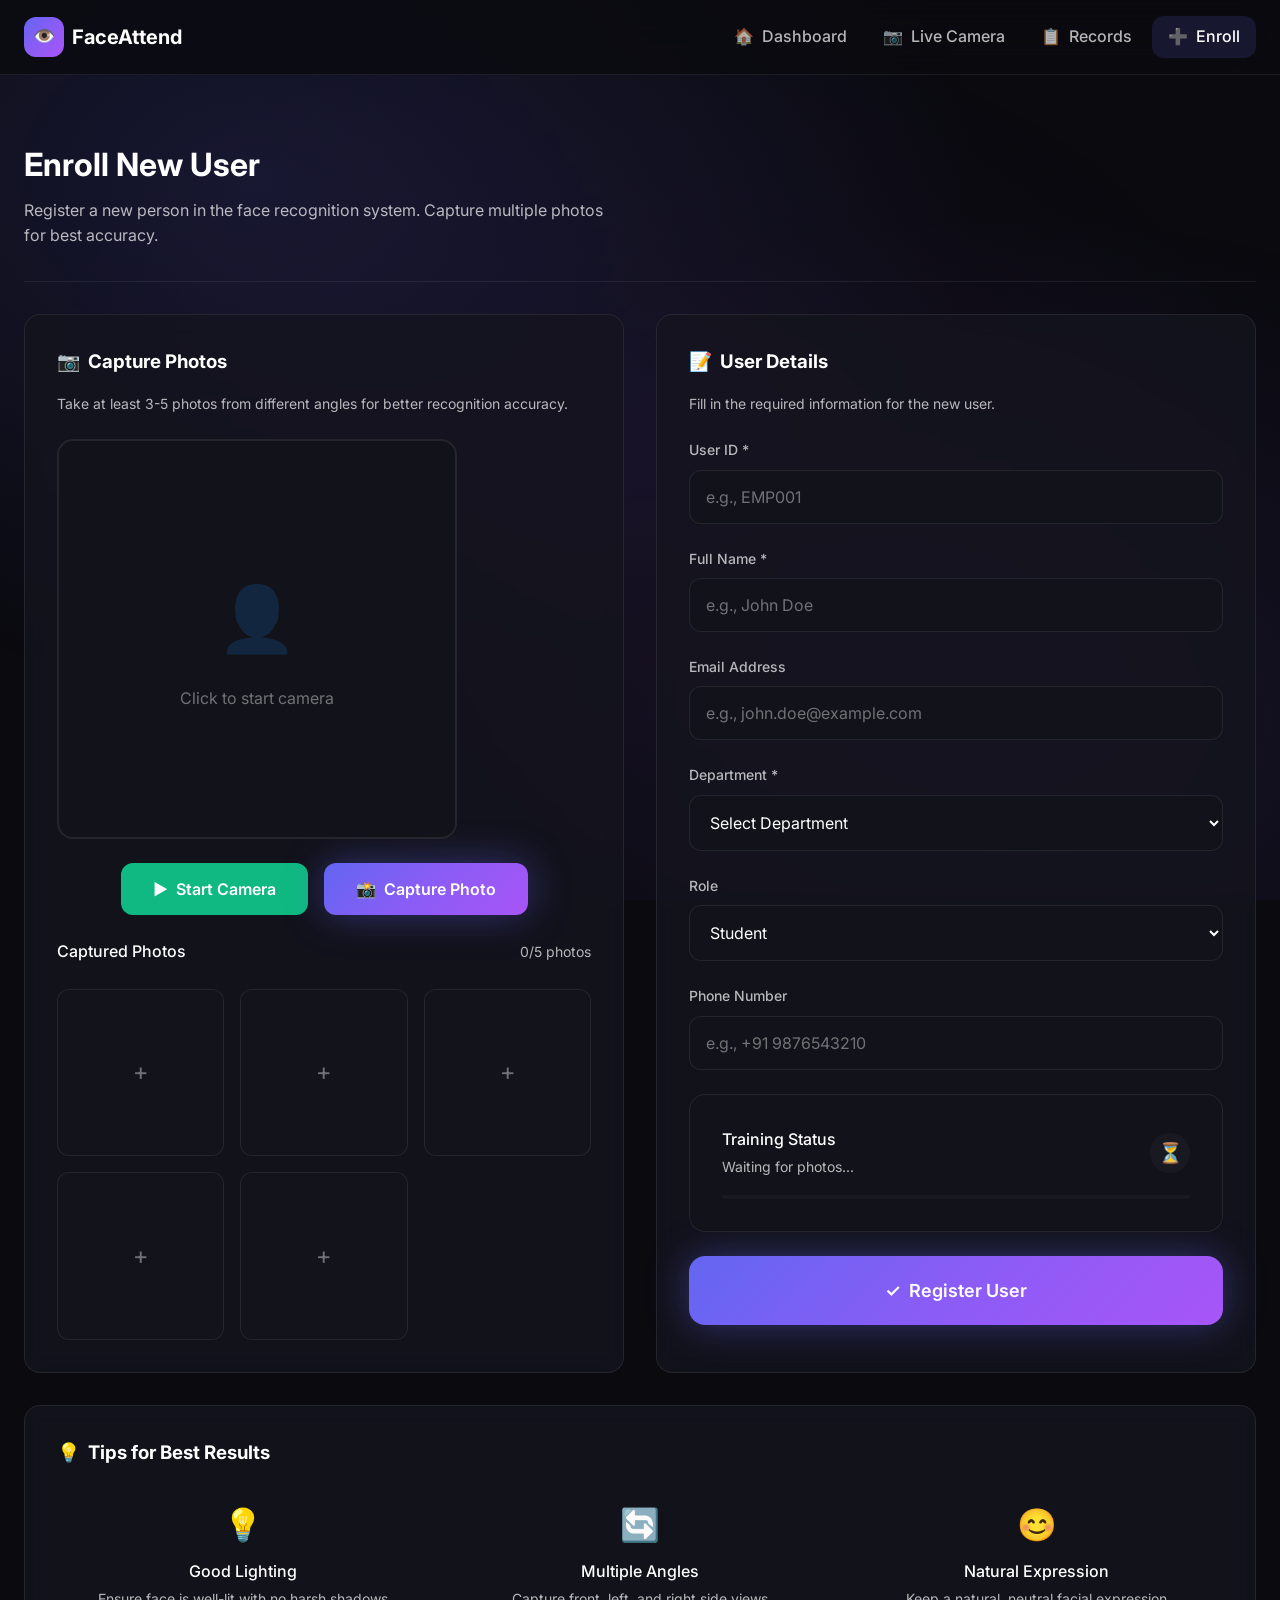
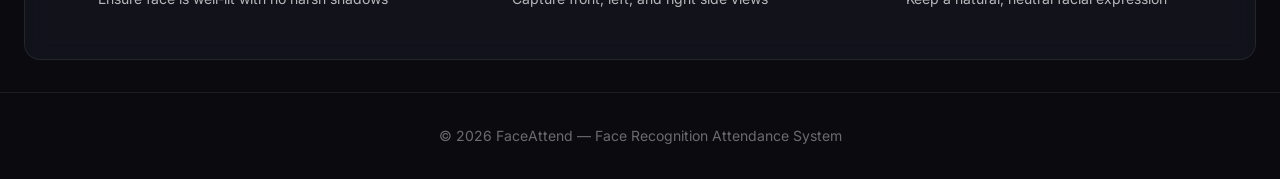
<file: frontend/enroll.html>
<!DOCTYPE html>
<html lang="en">

<head>
    <meta charset="UTF-8">
    <meta name="viewport" content="width=device-width, initial-scale=1.0">
    <meta name="description" content="Enroll New User - Register a new person in the face recognition system">
    <title>Enroll New User — FaceAttend</title>
    <link rel="stylesheet" href="css/styles.css">
</head>

<body>
    <div class="page-wrapper">
        <!-- Navigation -->
        <nav class="navbar">
            <div class="container">
                <a href="index.html" class="nav-brand">
                    <div class="nav-brand-icon">👁️</div>
                    <span>FaceAttend</span>
                </a>

                <div class="nav-links" id="navLinks">
                    <a href="index.html" class="nav-link">
                        <span>🏠</span> Dashboard
                    </a>
                    <a href="camera.html" class="nav-link">
                        <span>📷</span> Live Camera
                    </a>
                    <a href="attendance.html" class="nav-link">
                        <span>📋</span> Records
                    </a>
                    <a href="enroll.html" class="nav-link active">
                        <span>➕</span> Enroll
                    </a>
                </div>

                <button class="nav-mobile-toggle" id="mobileToggle" aria-label="Toggle menu">
                    ☰
                </button>
            </div>
        </nav>

        <!-- Main Content -->
        <main class="main-content">
            <div class="container">
                <!-- Page Header -->
                <div class="page-header">
                    <h1 class="page-title">Enroll New User</h1>
                    <p class="page-description">
                        Register a new person in the face recognition system. Capture multiple photos for best accuracy.
                    </p>
                </div>

                <!-- Enrollment Grid -->
                <div class="enrollment-grid">
                    <!-- Photo Capture Section -->
                    <div class="card">
                        <h3 style="margin-bottom: 1rem; display: flex; align-items: center; gap: 0.5rem;">
                            <span>📷</span> Capture Photos
                        </h3>
                        <p style="color: var(--color-text-secondary); font-size: 0.875rem; margin-bottom: 1.5rem;">
                            Take at least 3-5 photos from different angles for better recognition accuracy.
                        </p>

                        <!-- Camera Preview -->
                        <div class="camera-feed" id="enrollCameraFeed" style="aspect-ratio: 1; max-height: 400px;">
                            <video id="enrollVideo" autoplay playsinline
                                style="width: 100%; height: 100%; object-fit: cover; display: none; border-radius: var(--radius-lg);"></video>
                            <div class="camera-placeholder" id="enrollPlaceholder">
                                <div class="camera-placeholder-icon">👤</div>
                                <p>Click to start camera</p>
                            </div>
                        </div>

                        <div class="camera-controls">
                            <button class="btn btn-success" id="enrollStartBtn" onclick="startEnrollCamera()">
                                <span>▶</span> Start Camera
                            </button>
                            <button class="btn btn-primary" id="captureBtn" onclick="capturePhoto()" disabled>
                                <span>📸</span> Capture Photo
                            </button>
                        </div>

                        <!-- Captured Photos -->
                        <div style="margin-top: 1.5rem;">
                            <div class="flex-between mb-md">
                                <span style="font-weight: 500;">Captured Photos</span>
                                <span style="color: var(--color-text-secondary); font-size: 0.875rem;"
                                    id="photoCount">0/5 photos</span>
                            </div>
                            <div class="photo-grid" id="photoGrid">
                                <div class="photo-thumbnail">+</div>
                                <div class="photo-thumbnail">+</div>
                                <div class="photo-thumbnail">+</div>
                                <div class="photo-thumbnail">+</div>
                                <div class="photo-thumbnail">+</div>
                            </div>
                        </div>
                    </div>

                    <!-- User Details Form -->
                    <div class="card">
                        <h3 style="margin-bottom: 1rem; display: flex; align-items: center; gap: 0.5rem;">
                            <span>📝</span> User Details
                        </h3>
                        <p style="color: var(--color-text-secondary); font-size: 0.875rem; margin-bottom: 1.5rem;">
                            Fill in the required information for the new user.
                        </p>

                        <form id="enrollForm" onsubmit="submitEnrollment(event)">
                            <div class="form-group">
                                <label class="form-label" for="userId">User ID *</label>
                                <input type="text" class="form-input" id="userId" placeholder="e.g., EMP001" required>
                            </div>

                            <div class="form-group">
                                <label class="form-label" for="fullName">Full Name *</label>
                                <input type="text" class="form-input" id="fullName" placeholder="e.g., John Doe"
                                    required>
                            </div>

                            <div class="form-group">
                                <label class="form-label" for="email">Email Address</label>
                                <input type="email" class="form-input" id="email"
                                    placeholder="e.g., john.doe@example.com">
                            </div>

                            <div class="form-group">
                                <label class="form-label" for="department">Department *</label>
                                <select class="form-select" id="department" required>
                                    <option value="">Select Department</option>
                                    <option value="cs">Computer Science</option>
                                    <option value="ee">Electrical Engineering</option>
                                    <option value="me">Mechanical Engineering</option>
                                    <option value="ce">Civil Engineering</option>
                                    <option value="admin">Administration</option>
                                </select>
                            </div>

                            <div class="form-group">
                                <label class="form-label" for="role">Role</label>
                                <select class="form-select" id="role">
                                    <option value="student">Student</option>
                                    <option value="faculty">Faculty</option>
                                    <option value="staff">Staff</option>
                                    <option value="admin">Administrator</option>
                                </select>
                            </div>

                            <div class="form-group">
                                <label class="form-label" for="phone">Phone Number</label>
                                <input type="tel" class="form-input" id="phone" placeholder="e.g., +91 9876543210">
                            </div>

                            <!-- Training Status -->
                            <div class="card" style="background: var(--color-bg-secondary); margin-bottom: 1.5rem;">
                                <div class="flex-between">
                                    <div>
                                        <div style="font-weight: 500; margin-bottom: 0.25rem;">Training Status</div>
                                        <div style="color: var(--color-text-secondary); font-size: 0.875rem;"
                                            id="trainingStatus">
                                            Waiting for photos...
                                        </div>
                                    </div>
                                    <div id="trainingIndicator"
                                        style="width: 40px; height: 40px; border-radius: 50%; background: var(--color-bg-glass); display: flex; align-items: center; justify-content: center; font-size: 1.25rem;">
                                        ⏳
                                    </div>
                                </div>

                                <!-- Progress Bar -->
                                <div
                                    style="margin-top: 1rem; height: 4px; background: var(--color-bg-glass); border-radius: var(--radius-full); overflow: hidden;">
                                    <div id="trainingProgress"
                                        style="height: 100%; width: 0%; background: var(--color-accent-gradient); transition: width 0.3s ease;">
                                    </div>
                                </div>
                            </div>

                            <button type="submit" class="btn btn-primary btn-lg" style="width: 100%;" id="submitBtn"
                                disabled>
                                <span>✓</span> Register User
                            </button>
                        </form>
                    </div>
                </div>

                <!-- Instructions -->
                <div class="card mt-xl">
                    <h3 style="margin-bottom: 1rem; display: flex; align-items: center; gap: 0.5rem;">
                        <span>💡</span> Tips for Best Results
                    </h3>
                    <div class="grid grid-3">
                        <div style="text-align: center; padding: 1rem;">
                            <div style="font-size: 2rem; margin-bottom: 0.5rem;">💡</div>
                            <div style="font-weight: 500; margin-bottom: 0.25rem;">Good Lighting</div>
                            <div style="color: var(--color-text-secondary); font-size: 0.875rem;">
                                Ensure face is well-lit with no harsh shadows
                            </div>
                        </div>
                        <div style="text-align: center; padding: 1rem;">
                            <div style="font-size: 2rem; margin-bottom: 0.5rem;">🔄</div>
                            <div style="font-weight: 500; margin-bottom: 0.25rem;">Multiple Angles</div>
                            <div style="color: var(--color-text-secondary); font-size: 0.875rem;">
                                Capture front, left, and right side views
                            </div>
                        </div>
                        <div style="text-align: center; padding: 1rem;">
                            <div style="font-size: 2rem; margin-bottom: 0.5rem;">😊</div>
                            <div style="font-weight: 500; margin-bottom: 0.25rem;">Natural Expression</div>
                            <div style="color: var(--color-text-secondary); font-size: 0.875rem;">
                                Keep a natural, neutral facial expression
                            </div>
                        </div>
                    </div>
                </div>
            </div>
        </main>

        <!-- Footer -->
        <footer class="footer">
            <div class="container">
                <p>© 2026 FaceAttend — Face Recognition Attendance System</p>
            </div>
        </footer>
    </div>

    <script src="js/main.js"></script>
    <script>
        // API Base URL
        const API_BASE = window.location.origin;

        let enrollStream = null;
        let capturedPhotos = [];
        const maxPhotos = 5;
        const minPhotos = 3;

        async function startEnrollCamera() {
            try {
                enrollStream = await navigator.mediaDevices.getUserMedia({
                    video: { width: { ideal: 640 }, height: { ideal: 640 }, facingMode: 'user' }
                });

                const video = document.getElementById('enrollVideo');
                const placeholder = document.getElementById('enrollPlaceholder');

                video.srcObject = enrollStream;
                video.style.display = 'block';
                placeholder.style.display = 'none';

                document.getElementById('enrollStartBtn').disabled = true;
                document.getElementById('captureBtn').disabled = false;

                document.getElementById('enrollCameraFeed').classList.add('active');
            } catch (err) {
                alert('Error accessing camera: ' + err.message);
            }
        }

        function capturePhoto() {
            if (capturedPhotos.length >= maxPhotos) {
                alert('Maximum photos captured!');
                return;
            }

            const video = document.getElementById('enrollVideo');
            const canvas = document.createElement('canvas');
            canvas.width = video.videoWidth;
            canvas.height = video.videoHeight;
            canvas.getContext('2d').drawImage(video, 0, 0);

            const imageData = canvas.toDataURL('image/jpeg', 0.9);
            capturedPhotos.push(imageData);

            updatePhotoGrid();
            updateTrainingStatus();
        }

        function updatePhotoGrid() {
            const photoGrid = document.getElementById('photoGrid');
            const thumbnails = photoGrid.querySelectorAll('.photo-thumbnail');

            thumbnails.forEach((thumb, index) => {
                if (capturedPhotos[index]) {
                    thumb.innerHTML = `<img src="${capturedPhotos[index]}" style="width: 100%; height: 100%; object-fit: cover; border-radius: var(--radius-md);">`;
                }
            });

            document.getElementById('photoCount').textContent = `${capturedPhotos.length}/${maxPhotos} photos`;
        }

        function updateTrainingStatus() {
            const status = document.getElementById('trainingStatus');
            const progress = document.getElementById('trainingProgress');
            const indicator = document.getElementById('trainingIndicator');
            const submitBtn = document.getElementById('submitBtn');

            const progressPercent = (capturedPhotos.length / minPhotos) * 100;
            progress.style.width = Math.min(progressPercent, 100) + '%';

            if (capturedPhotos.length < minPhotos) {
                status.textContent = `Need ${minPhotos - capturedPhotos.length} more photo(s)...`;
                indicator.textContent = '⏳';
                submitBtn.disabled = true;
            } else {
                status.textContent = 'Ready to train!';
                indicator.textContent = '✓';
                indicator.style.background = 'rgba(16, 185, 129, 0.2)';
                indicator.style.color = 'var(--color-success)';
                submitBtn.disabled = false;
            }
        }

        async function submitEnrollment(event) {
            event.preventDefault();

            if (capturedPhotos.length < minPhotos) {
                alert(`Please capture at least ${minPhotos} photos!`);
                return;
            }

            const formData = {
                userId: document.getElementById('userId').value,
                fullName: document.getElementById('fullName').value,
                email: document.getElementById('email').value,
                department: document.getElementById('department').value,
                role: document.getElementById('role').value,
                phone: document.getElementById('phone').value,
                photos: capturedPhotos
            };

            const status = document.getElementById('trainingStatus');
            const progress = document.getElementById('trainingProgress');
            const indicator = document.getElementById('trainingIndicator');
            const submitBtn = document.getElementById('submitBtn');

            submitBtn.disabled = true;
            submitBtn.innerHTML = '<span>⏳</span> Processing...';
            status.textContent = 'Uploading photos...';
            indicator.textContent = '🔄';
            indicator.style.animation = 'spin 1s linear infinite';

            try {
                const response = await fetch(`${API_BASE}/api/enroll`, {
                    method: 'POST',
                    headers: { 'Content-Type': 'application/json' },
                    body: JSON.stringify(formData)
                });

                const result = await response.json();

                if (result.success) {
                    progress.style.width = '100%';
                    status.textContent = 'Registration complete!';
                    indicator.textContent = '✓';
                    indicator.style.animation = '';
                    indicator.style.background = 'rgba(16, 185, 129, 0.2)';
                    indicator.style.color = 'var(--color-success)';
                    submitBtn.innerHTML = '<span>✓</span> Registered Successfully';
                    submitBtn.style.background = 'var(--color-success)';

                    alert(`${result.message}\nPhotos processed: ${result.photosProcessed}`);
                } else {
                    throw new Error(result.error || 'Registration failed');
                }
            } catch (error) {
                console.error('Enrollment error:', error);
                status.textContent = 'Error: ' + error.message;
                indicator.textContent = '❌';
                indicator.style.animation = '';
                submitBtn.disabled = false;
                submitBtn.innerHTML = '<span>✓</span> Register User';
                alert('Enrollment failed: ' + error.message);
            }
        }

        // Add spin animation
        const style = document.createElement('style');
        style.textContent = `@keyframes spin { from { transform: rotate(0deg); } to { transform: rotate(360deg); } }`;
        document.head.appendChild(style);
    </script>
</body>

</html>
</file>
<file: frontend/css/styles.css>
/* ============================================================================
   FACE RECOGNITION ATTENDANCE SYSTEM - Design System
   ============================================================================ */

/* Google Fonts */
@import url('https://fonts.googleapis.com/css2?family=Inter:wght@300;400;500;600;700;800&display=swap');

/* ============================================================================
   CSS CUSTOM PROPERTIES (Design Tokens)
   ============================================================================ */
:root {
  /* Colors - Dark Theme */
  --color-bg-primary: #0a0a0f;
  --color-bg-secondary: #12121a;
  --color-bg-card: rgba(20, 20, 30, 0.8);
  --color-bg-glass: rgba(255, 255, 255, 0.03);
  
  /* Accent Colors */
  --color-accent-primary: #6366f1;
  --color-accent-secondary: #8b5cf6;
  --color-accent-gradient: linear-gradient(135deg, #6366f1 0%, #8b5cf6 50%, #a855f7 100%);
  --color-accent-glow: rgba(99, 102, 241, 0.4);
  
  /* Status Colors */
  --color-success: #10b981;
  --color-success-glow: rgba(16, 185, 129, 0.3);
  --color-warning: #f59e0b;
  --color-error: #ef4444;
  --color-info: #3b82f6;
  
  /* Text Colors */
  --color-text-primary: #ffffff;
  --color-text-secondary: rgba(255, 255, 255, 0.7);
  --color-text-muted: rgba(255, 255, 255, 0.4);
  
  /* Border */
  --color-border: rgba(255, 255, 255, 0.08);
  --color-border-hover: rgba(255, 255, 255, 0.15);
  
  /* Typography */
  --font-family: 'Inter', -apple-system, BlinkMacSystemFont, 'Segoe UI', sans-serif;
  --font-size-xs: 0.75rem;
  --font-size-sm: 0.875rem;
  --font-size-base: 1rem;
  --font-size-lg: 1.125rem;
  --font-size-xl: 1.25rem;
  --font-size-2xl: 1.5rem;
  --font-size-3xl: 2rem;
  --font-size-4xl: 2.5rem;
  --font-size-5xl: 3.5rem;
  
  /* Spacing */
  --spacing-xs: 0.25rem;
  --spacing-sm: 0.5rem;
  --spacing-md: 1rem;
  --spacing-lg: 1.5rem;
  --spacing-xl: 2rem;
  --spacing-2xl: 3rem;
  --spacing-3xl: 4rem;
  
  /* Border Radius */
  --radius-sm: 0.375rem;
  --radius-md: 0.75rem;
  --radius-lg: 1rem;
  --radius-xl: 1.5rem;
  --radius-full: 9999px;
  
  /* Shadows */
  --shadow-sm: 0 2px 8px rgba(0, 0, 0, 0.3);
  --shadow-md: 0 4px 20px rgba(0, 0, 0, 0.4);
  --shadow-lg: 0 8px 40px rgba(0, 0, 0, 0.5);
  --shadow-glow: 0 0 40px var(--color-accent-glow);
  
  /* Transitions */
  --transition-fast: 150ms ease;
  --transition-base: 250ms ease;
  --transition-slow: 400ms ease;
  
  /* Z-Index */
  --z-dropdown: 100;
  --z-sticky: 200;
  --z-modal: 300;
  --z-toast: 400;
}

/* ============================================================================
   RESET & BASE STYLES
   ============================================================================ */
*, *::before, *::after {
  box-sizing: border-box;
  margin: 0;
  padding: 0;
}

html {
  scroll-behavior: smooth;
  -webkit-font-smoothing: antialiased;
  -moz-osx-font-smoothing: grayscale;
}

body {
  font-family: var(--font-family);
  font-size: var(--font-size-base);
  line-height: 1.6;
  color: var(--color-text-primary);
  background: var(--color-bg-primary);
  min-height: 100vh;
  overflow-x: hidden;
}

/* Background gradient animation */
body::before {
  content: '';
  position: fixed;
  top: 0;
  left: 0;
  width: 100%;
  height: 100%;
  background: 
    radial-gradient(ellipse at 20% 20%, rgba(99, 102, 241, 0.15) 0%, transparent 50%),
    radial-gradient(ellipse at 80% 80%, rgba(139, 92, 246, 0.1) 0%, transparent 50%),
    radial-gradient(ellipse at 50% 50%, rgba(168, 85, 247, 0.05) 0%, transparent 70%);
  pointer-events: none;
  z-index: -1;
}

a {
  color: inherit;
  text-decoration: none;
}

img {
  max-width: 100%;
  height: auto;
  display: block;
}

button {
  font-family: inherit;
  cursor: pointer;
  border: none;
  background: none;
}

input, select, textarea {
  font-family: inherit;
  font-size: inherit;
}

ul, ol {
  list-style: none;
}

/* ============================================================================
   LAYOUT
   ============================================================================ */
.container {
  width: 100%;
  max-width: 1400px;
  margin: 0 auto;
  padding: 0 var(--spacing-lg);
}

.page-wrapper {
  display: flex;
  flex-direction: column;
  min-height: 100vh;
}

.main-content {
  flex: 1;
  padding: var(--spacing-xl) 0;
}

/* Grid System */
.grid {
  display: grid;
  gap: var(--spacing-lg);
}

.grid-2 { grid-template-columns: repeat(2, 1fr); }
.grid-3 { grid-template-columns: repeat(3, 1fr); }
.grid-4 { grid-template-columns: repeat(4, 1fr); }

@media (max-width: 1024px) {
  .grid-4 { grid-template-columns: repeat(2, 1fr); }
  .grid-3 { grid-template-columns: repeat(2, 1fr); }
}

@media (max-width: 640px) {
  .grid-4, .grid-3, .grid-2 { grid-template-columns: 1fr; }
}

/* ============================================================================
   NAVIGATION
   ============================================================================ */
.navbar {
  position: sticky;
  top: 0;
  z-index: var(--z-sticky);
  background: rgba(10, 10, 15, 0.8);
  backdrop-filter: blur(20px);
  border-bottom: 1px solid var(--color-border);
  padding: var(--spacing-md) 0;
}

.navbar .container {
  display: flex;
  align-items: center;
  justify-content: space-between;
}

.nav-brand {
  display: flex;
  align-items: center;
  gap: var(--spacing-sm);
  font-size: var(--font-size-xl);
  font-weight: 700;
}

.nav-brand-icon {
  width: 40px;
  height: 40px;
  background: var(--color-accent-gradient);
  border-radius: var(--radius-md);
  display: flex;
  align-items: center;
  justify-content: center;
  font-size: var(--font-size-lg);
}

.nav-links {
  display: flex;
  align-items: center;
  gap: var(--spacing-xs);
}

.nav-link {
  padding: var(--spacing-sm) var(--spacing-md);
  border-radius: var(--radius-md);
  color: var(--color-text-secondary);
  font-weight: 500;
  transition: all var(--transition-fast);
  display: flex;
  align-items: center;
  gap: var(--spacing-sm);
}

.nav-link:hover {
  color: var(--color-text-primary);
  background: var(--color-bg-glass);
}

.nav-link.active {
  color: var(--color-text-primary);
  background: rgba(99, 102, 241, 0.15);
}

.nav-mobile-toggle {
  display: none;
  width: 40px;
  height: 40px;
  border-radius: var(--radius-md);
  background: var(--color-bg-glass);
  color: var(--color-text-primary);
  font-size: var(--font-size-xl);
}

@media (max-width: 768px) {
  .nav-links {
    position: fixed;
    top: 73px;
    left: 0;
    right: 0;
    background: rgba(10, 10, 15, 0.95);
    backdrop-filter: blur(20px);
    flex-direction: column;
    padding: var(--spacing-lg);
    border-bottom: 1px solid var(--color-border);
    transform: translateY(-100%);
    opacity: 0;
    visibility: hidden;
    transition: all var(--transition-base);
  }
  
  .nav-links.active {
    transform: translateY(0);
    opacity: 1;
    visibility: visible;
  }
  
  .nav-link {
    width: 100%;
    justify-content: center;
    padding: var(--spacing-md);
  }
  
  .nav-mobile-toggle {
    display: flex;
    align-items: center;
    justify-content: center;
  }
}

/* ============================================================================
   HERO SECTION
   ============================================================================ */
.hero {
  padding: var(--spacing-3xl) 0;
  text-align: center;
  position: relative;
}

.hero-badge {
  display: inline-flex;
  align-items: center;
  gap: var(--spacing-sm);
  padding: var(--spacing-xs) var(--spacing-md);
  background: rgba(99, 102, 241, 0.15);
  border: 1px solid rgba(99, 102, 241, 0.3);
  border-radius: var(--radius-full);
  font-size: var(--font-size-sm);
  color: var(--color-accent-primary);
  margin-bottom: var(--spacing-lg);
}

.hero-title {
  font-size: var(--font-size-5xl);
  font-weight: 800;
  line-height: 1.1;
  margin-bottom: var(--spacing-lg);
  background: linear-gradient(135deg, #fff 0%, rgba(255,255,255,0.7) 100%);
  -webkit-background-clip: text;
  -webkit-text-fill-color: transparent;
  background-clip: text;
}

.hero-title span {
  background: var(--color-accent-gradient);
  -webkit-background-clip: text;
  -webkit-text-fill-color: transparent;
  background-clip: text;
}

.hero-subtitle {
  font-size: var(--font-size-xl);
  color: var(--color-text-secondary);
  max-width: 600px;
  margin: 0 auto var(--spacing-xl);
  line-height: 1.6;
}

.hero-actions {
  display: flex;
  gap: var(--spacing-md);
  justify-content: center;
  flex-wrap: wrap;
}

@media (max-width: 768px) {
  .hero-title {
    font-size: var(--font-size-3xl);
  }
  
  .hero-subtitle {
    font-size: var(--font-size-lg);
  }
}

/* ============================================================================
   BUTTONS
   ============================================================================ */
.btn {
  display: inline-flex;
  align-items: center;
  justify-content: center;
  gap: var(--spacing-sm);
  padding: var(--spacing-md) var(--spacing-xl);
  border-radius: var(--radius-md);
  font-weight: 600;
  font-size: var(--font-size-base);
  transition: all var(--transition-fast);
  white-space: nowrap;
}

.btn-primary {
  background: var(--color-accent-gradient);
  color: white;
  box-shadow: var(--shadow-glow);
}

.btn-primary:hover {
  transform: translateY(-2px);
  box-shadow: 0 0 50px var(--color-accent-glow);
}

.btn-secondary {
  background: var(--color-bg-glass);
  color: var(--color-text-primary);
  border: 1px solid var(--color-border);
}

.btn-secondary:hover {
  background: rgba(255, 255, 255, 0.08);
  border-color: var(--color-border-hover);
}

.btn-success {
  background: var(--color-success);
  color: white;
}

.btn-success:hover {
  background: #0d9668;
  box-shadow: 0 0 30px var(--color-success-glow);
}

.btn-outline {
  background: transparent;
  border: 1px solid var(--color-border);
  color: var(--color-text-primary);
}

.btn-outline:hover {
  border-color: var(--color-accent-primary);
  color: var(--color-accent-primary);
}

.btn-lg {
  padding: var(--spacing-lg) var(--spacing-2xl);
  font-size: var(--font-size-lg);
  border-radius: var(--radius-lg);
}

.btn-sm {
  padding: var(--spacing-sm) var(--spacing-md);
  font-size: var(--font-size-sm);
}

.btn-icon {
  width: 44px;
  height: 44px;
  padding: 0;
  border-radius: var(--radius-md);
}

/* ============================================================================
   CARDS
   ============================================================================ */
.card {
  background: var(--color-bg-card);
  border: 1px solid var(--color-border);
  border-radius: var(--radius-lg);
  padding: var(--spacing-xl);
  backdrop-filter: blur(10px);
  transition: all var(--transition-base);
}

.card:hover {
  border-color: var(--color-border-hover);
  transform: translateY(-4px);
  box-shadow: var(--shadow-lg);
}

.card-glass {
  background: var(--color-bg-glass);
  backdrop-filter: blur(20px);
}

/* Stats Cards */
.stats-grid {
  display: grid;
  grid-template-columns: repeat(4, 1fr);
  gap: var(--spacing-lg);
}

@media (max-width: 1024px) {
  .stats-grid { grid-template-columns: repeat(2, 1fr); }
}

@media (max-width: 640px) {
  .stats-grid { grid-template-columns: 1fr; }
}

.stat-card {
  position: relative;
  overflow: hidden;
}

.stat-card::before {
  content: '';
  position: absolute;
  top: 0;
  left: 0;
  right: 0;
  height: 3px;
  background: var(--color-accent-gradient);
  opacity: 0;
  transition: opacity var(--transition-base);
}

.stat-card:hover::before {
  opacity: 1;
}

.stat-icon {
  width: 48px;
  height: 48px;
  border-radius: var(--radius-md);
  display: flex;
  align-items: center;
  justify-content: center;
  font-size: var(--font-size-xl);
  margin-bottom: var(--spacing-md);
}

.stat-icon.primary { background: rgba(99, 102, 241, 0.15); color: var(--color-accent-primary); }
.stat-icon.success { background: rgba(16, 185, 129, 0.15); color: var(--color-success); }
.stat-icon.warning { background: rgba(245, 158, 11, 0.15); color: var(--color-warning); }
.stat-icon.info { background: rgba(59, 130, 246, 0.15); color: var(--color-info); }

.stat-value {
  font-size: var(--font-size-3xl);
  font-weight: 700;
  margin-bottom: var(--spacing-xs);
}

.stat-label {
  color: var(--color-text-secondary);
  font-size: var(--font-size-sm);
}

/* ============================================================================
   CAMERA SECTION
   ============================================================================ */
.camera-container {
  display: grid;
  grid-template-columns: 2fr 1fr;
  gap: var(--spacing-xl);
}

@media (max-width: 1024px) {
  .camera-container {
    grid-template-columns: 1fr;
  }
}

.camera-feed {
  aspect-ratio: 16/9;
  background: var(--color-bg-secondary);
  border-radius: var(--radius-lg);
  display: flex;
  align-items: center;
  justify-content: center;
  position: relative;
  overflow: hidden;
  border: 2px solid var(--color-border);
}

.camera-feed.active {
  border-color: var(--color-success);
  box-shadow: 0 0 30px var(--color-success-glow);
}

.camera-placeholder {
  text-align: center;
  color: var(--color-text-muted);
}

.camera-placeholder-icon {
  font-size: 4rem;
  margin-bottom: var(--spacing-md);
  opacity: 0.5;
}

.camera-controls {
  display: flex;
  gap: var(--spacing-md);
  margin-top: var(--spacing-lg);
  justify-content: center;
}

.recognition-panel {
  display: flex;
  flex-direction: column;
  gap: var(--spacing-md);
}

.recognition-status {
  padding: var(--spacing-lg);
  border-radius: var(--radius-lg);
  background: var(--color-bg-card);
  border: 1px solid var(--color-border);
  text-align: center;
}

.status-indicator {
  display: inline-flex;
  align-items: center;
  gap: var(--spacing-sm);
  padding: var(--spacing-sm) var(--spacing-md);
  border-radius: var(--radius-full);
  font-size: var(--font-size-sm);
  font-weight: 500;
}

.status-indicator.idle {
  background: rgba(255, 255, 255, 0.1);
  color: var(--color-text-secondary);
}

.status-indicator.active {
  background: rgba(16, 185, 129, 0.15);
  color: var(--color-success);
}

.status-indicator.processing {
  background: rgba(59, 130, 246, 0.15);
  color: var(--color-info);
}

.status-dot {
  width: 8px;
  height: 8px;
  border-radius: 50%;
  background: currentColor;
}

.status-indicator.active .status-dot {
  animation: pulse 1.5s infinite;
}

@keyframes pulse {
  0%, 100% { opacity: 1; }
  50% { opacity: 0.4; }
}

.recent-faces {
  flex: 1;
  overflow-y: auto;
}

.recent-face-item {
  display: flex;
  align-items: center;
  gap: var(--spacing-md);
  padding: var(--spacing-md);
  background: var(--color-bg-card);
  border: 1px solid var(--color-border);
  border-radius: var(--radius-md);
  margin-bottom: var(--spacing-sm);
}

.face-avatar {
  width: 48px;
  height: 48px;
  border-radius: var(--radius-full);
  background: var(--color-accent-gradient);
  display: flex;
  align-items: center;
  justify-content: center;
  font-weight: 600;
  font-size: var(--font-size-lg);
}

.face-info {
  flex: 1;
}

.face-name {
  font-weight: 600;
  margin-bottom: var(--spacing-xs);
}

.face-time {
  font-size: var(--font-size-sm);
  color: var(--color-text-secondary);
}

.face-confidence {
  padding: var(--spacing-xs) var(--spacing-sm);
  background: rgba(16, 185, 129, 0.15);
  color: var(--color-success);
  border-radius: var(--radius-full);
  font-size: var(--font-size-xs);
  font-weight: 600;
}

/* ============================================================================
   TABLES
   ============================================================================ */
.table-container {
  overflow-x: auto;
  background: var(--color-bg-card);
  border: 1px solid var(--color-border);
  border-radius: var(--radius-lg);
}

.table {
  width: 100%;
  border-collapse: collapse;
}

.table th,
.table td {
  padding: var(--spacing-md) var(--spacing-lg);
  text-align: left;
}

.table th {
  background: rgba(0, 0, 0, 0.3);
  font-weight: 600;
  font-size: var(--font-size-sm);
  color: var(--color-text-secondary);
  text-transform: uppercase;
  letter-spacing: 0.05em;
  border-bottom: 1px solid var(--color-border);
}

.table td {
  border-bottom: 1px solid var(--color-border);
}

.table tr:last-child td {
  border-bottom: none;
}

.table tr:hover td {
  background: rgba(255, 255, 255, 0.02);
}

/* ============================================================================
   FORMS
   ============================================================================ */
.form-group {
  margin-bottom: var(--spacing-lg);
}

.form-label {
  display: block;
  margin-bottom: var(--spacing-sm);
  font-weight: 500;
  color: var(--color-text-secondary);
  font-size: var(--font-size-sm);
}

.form-input,
.form-select {
  width: 100%;
  padding: var(--spacing-md);
  background: var(--color-bg-secondary);
  border: 1px solid var(--color-border);
  border-radius: var(--radius-md);
  color: var(--color-text-primary);
  transition: all var(--transition-fast);
}

.form-input:focus,
.form-select:focus {
  outline: none;
  border-color: var(--color-accent-primary);
  box-shadow: 0 0 0 3px rgba(99, 102, 241, 0.15);
}

.form-input::placeholder {
  color: var(--color-text-muted);
}

/* ============================================================================
   PAGE HEADER
   ============================================================================ */
.page-header {
  padding: var(--spacing-xl) 0;
  border-bottom: 1px solid var(--color-border);
  margin-bottom: var(--spacing-xl);
}

.page-title {
  font-size: var(--font-size-3xl);
  font-weight: 700;
  margin-bottom: var(--spacing-sm);
}

.page-description {
  color: var(--color-text-secondary);
  max-width: 600px;
}

/* ============================================================================
   FILTER BAR
   ============================================================================ */
.filter-bar {
  display: flex;
  gap: var(--spacing-md);
  margin-bottom: var(--spacing-xl);
  flex-wrap: wrap;
  align-items: center;
}

.search-input {
  flex: 1;
  min-width: 250px;
  position: relative;
}

.search-input input {
  padding-left: 44px;
}

.search-input-icon {
  position: absolute;
  left: var(--spacing-md);
  top: 50%;
  transform: translateY(-50%);
  color: var(--color-text-muted);
}

/* ============================================================================
   ENROLLMENT FORM
   ============================================================================ */
.enrollment-grid {
  display: grid;
  grid-template-columns: 1fr 1fr;
  gap: var(--spacing-xl);
}

@media (max-width: 1024px) {
  .enrollment-grid {
    grid-template-columns: 1fr;
  }
}

.photo-capture {
  aspect-ratio: 1;
  background: var(--color-bg-secondary);
  border: 2px dashed var(--color-border);
  border-radius: var(--radius-lg);
  display: flex;
  flex-direction: column;
  align-items: center;
  justify-content: center;
  cursor: pointer;
  transition: all var(--transition-base);
}

.photo-capture:hover {
  border-color: var(--color-accent-primary);
  background: rgba(99, 102, 241, 0.05);
}

.photo-capture-icon {
  font-size: 4rem;
  color: var(--color-text-muted);
  margin-bottom: var(--spacing-md);
}

.photo-capture-text {
  color: var(--color-text-secondary);
  font-size: var(--font-size-sm);
}

.photo-grid {
  display: grid;
  grid-template-columns: repeat(3, 1fr);
  gap: var(--spacing-md);
  margin-top: var(--spacing-lg);
}

.photo-thumbnail {
  aspect-ratio: 1;
  background: var(--color-bg-card);
  border-radius: var(--radius-md);
  display: flex;
  align-items: center;
  justify-content: center;
  border: 1px solid var(--color-border);
  color: var(--color-text-muted);
  font-size: var(--font-size-2xl);
}

/* ============================================================================
   CLOCK
   ============================================================================ */
.live-clock {
  font-size: var(--font-size-sm);
  color: var(--color-text-secondary);
  display: flex;
  align-items: center;
  gap: var(--spacing-sm);
}

.clock-time {
  font-weight: 600;
  font-variant-numeric: tabular-nums;
}

/* ============================================================================
   BADGES
   ============================================================================ */
.badge {
  display: inline-flex;
  align-items: center;
  padding: var(--spacing-xs) var(--spacing-sm);
  border-radius: var(--radius-full);
  font-size: var(--font-size-xs);
  font-weight: 600;
}

.badge-success {
  background: rgba(16, 185, 129, 0.15);
  color: var(--color-success);
}

.badge-warning {
  background: rgba(245, 158, 11, 0.15);
  color: var(--color-warning);
}

.badge-error {
  background: rgba(239, 68, 68, 0.15);
  color: var(--color-error);
}

.badge-info {
  background: rgba(59, 130, 246, 0.15);
  color: var(--color-info);
}

/* ============================================================================
   FOOTER
   ============================================================================ */
.footer {
  padding: var(--spacing-xl) 0;
  border-top: 1px solid var(--color-border);
  text-align: center;
  color: var(--color-text-muted);
  font-size: var(--font-size-sm);
}

/* ============================================================================
   ANIMATIONS
   ============================================================================ */
@keyframes fadeIn {
  from { opacity: 0; transform: translateY(10px); }
  to { opacity: 1; transform: translateY(0); }
}

@keyframes slideIn {
  from { opacity: 0; transform: translateX(-10px); }
  to { opacity: 1; transform: translateX(0); }
}

.animate-fadeIn {
  animation: fadeIn 0.5s ease forwards;
}

.animate-slideIn {
  animation: slideIn 0.5s ease forwards;
}

/* Stagger animation for children */
.stagger-animate > * {
  opacity: 0;
  animation: fadeIn 0.5s ease forwards;
}

.stagger-animate > *:nth-child(1) { animation-delay: 0.1s; }
.stagger-animate > *:nth-child(2) { animation-delay: 0.2s; }
.stagger-animate > *:nth-child(3) { animation-delay: 0.3s; }
.stagger-animate > *:nth-child(4) { animation-delay: 0.4s; }

/* ============================================================================
   UTILITY CLASSES
   ============================================================================ */
.text-center { text-align: center; }
.text-left { text-align: left; }
.text-right { text-align: right; }

.flex { display: flex; }
.flex-center { display: flex; align-items: center; justify-content: center; }
.flex-between { display: flex; align-items: center; justify-content: space-between; }

.gap-sm { gap: var(--spacing-sm); }
.gap-md { gap: var(--spacing-md); }
.gap-lg { gap: var(--spacing-lg); }

.mt-md { margin-top: var(--spacing-md); }
.mt-lg { margin-top: var(--spacing-lg); }
.mt-xl { margin-top: var(--spacing-xl); }
.mb-md { margin-bottom: var(--spacing-md); }
.mb-lg { margin-bottom: var(--spacing-lg); }
.mb-xl { margin-bottom: var(--spacing-xl); }

.hidden { display: none !important; }

.section-title {
  font-size: var(--font-size-xl);
  font-weight: 600;
  margin-bottom: var(--spacing-lg);
  color: var(--color-text-primary);
}
</file>
